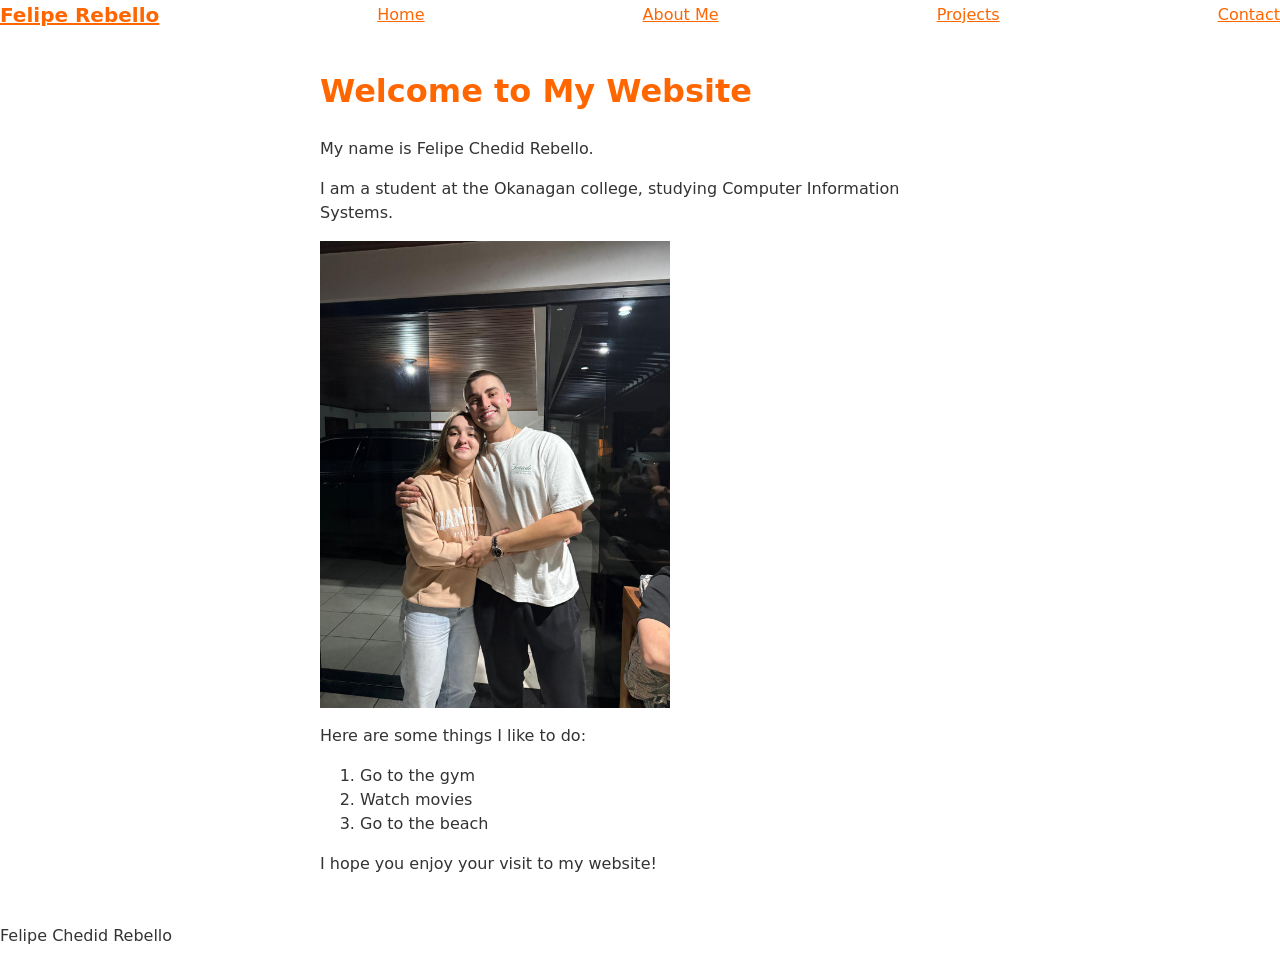
<file: index.html>
<!DOCTYPE html>
<html lang="en">
<head>
    <meta charset="UTF-8">
    <meta name="viewport" content="width=device-width, initial-scale=1.0">
    <title>Home - Felipe Chedid Rebello</title>
    <link rel="stylesheet" href="css/styles.css">
</head>
<body>
    <header>
        <nav>
            <a href="index.html" class="site-name">Felipe Rebello</a>
            <a href="index.html">Home</a>
            <a href="about.html">About Me</a>
            <a href="projects.html">Projects</a>
            <a href="contact.html">Contact</a>
        </nav>
    </header>
    <main>
        <h1>Welcome to My Website</h1>
        <p>My name is Felipe Chedid Rebello.</p>
        <p>I am a student at the Okanagan college, studying Computer Information Systems.</p>
        <img src="images/felipe.jpg" alt="Felipe and his sister Isabella smiling together">
        <p>Here are some things I like to do:</p>
        <ol>
            <li>Go to the gym</li>
            <li>Watch movies</li>
            <li>Go to the beach</li>
        </ol>
        <p>I hope you enjoy your visit to my website!</p>
    </main>
    <footer>
        <p>Felipe Chedid Rebello</p>
    </footer>

</body>
</html>
</file>
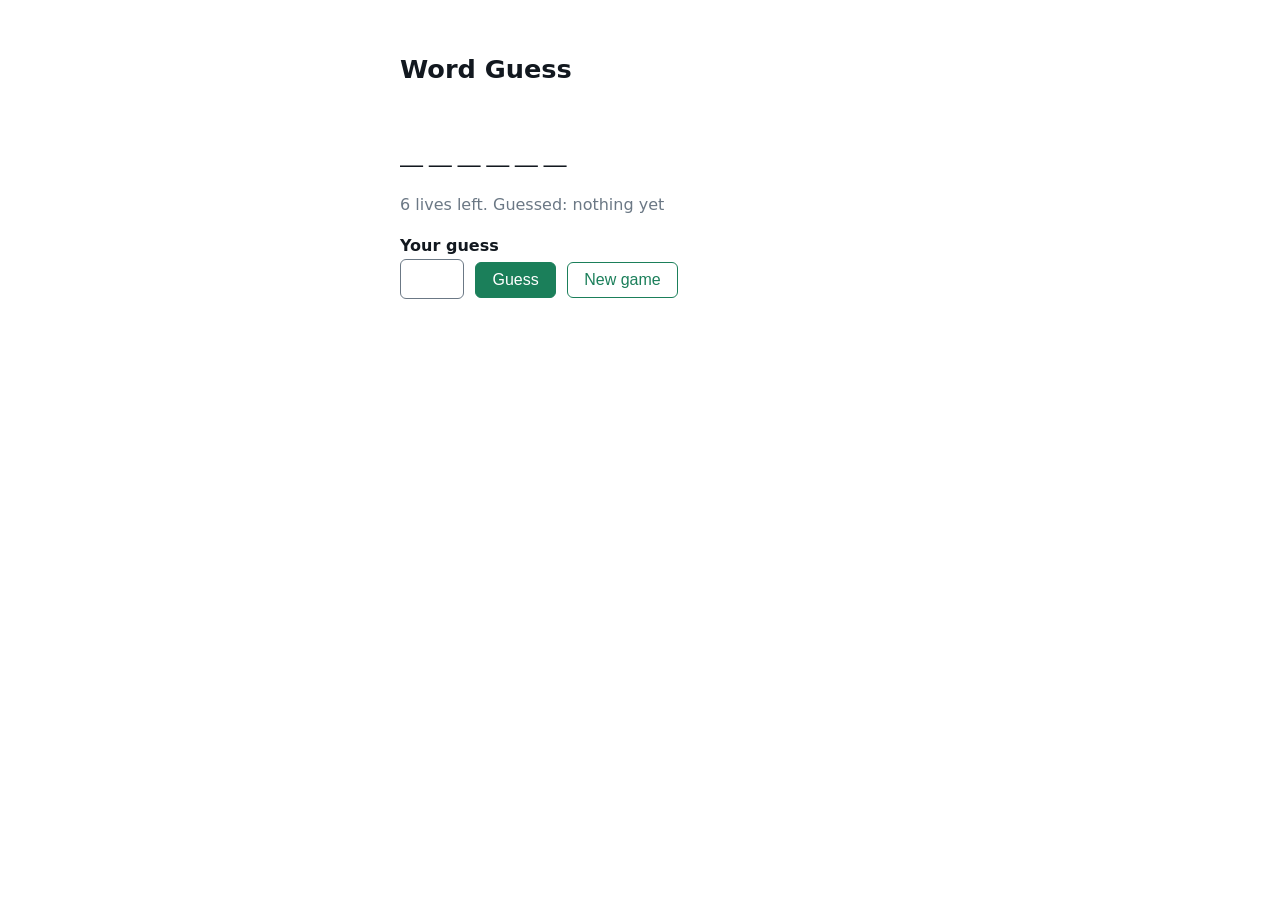
<file: lab4/index.html>
<!DOCTYPE html>
<html lang="en">
<head>
  <meta charset="UTF-8">
  <meta name="viewport" content="width=device-width, initial-scale=1.0">
  <title>Word Guess — COSC 219 Lab 4</title>
  <link rel="stylesheet" href="styles.css">
  <script src="game.js" defer></script>
  <script src="play.js" defer></script>
</head>
<body>

  <main>
    <h1>Word Guess</h1>

    <p id="word" class="word">_____</p>
    <p id="status" class="status">Press New game to start.</p>

    <form id="guess-form">
      <label for="guess">Your guess</label>
      <input type="text" id="guess" name="guess" maxlength="1"
             autocomplete="off" autocapitalize="off">
      <button type="submit">Guess</button>
      <button type="button" id="new-game">New game</button>
    </form>

    <p id="result" class="result"></p>
  </main>

</body>
</html>
</file>
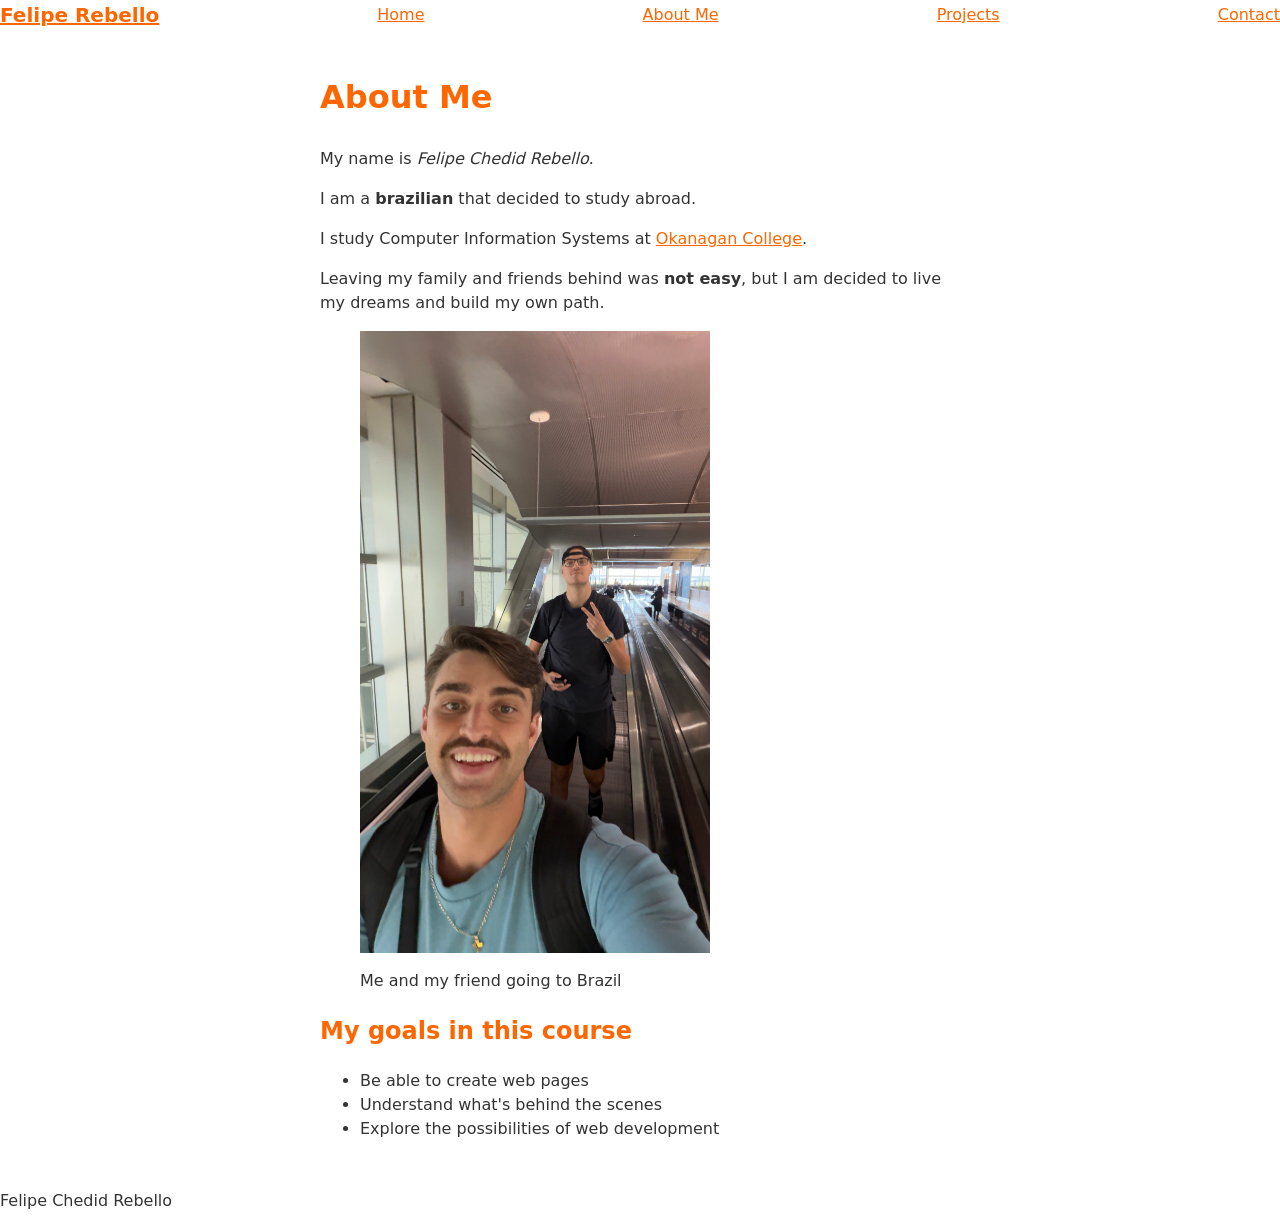
<file: about.html>
<!DOCTYPE html>
<html lang="en">
<head>
    <meta charset="UTF-8">
    <meta name="viewport" content="width=device-width, initial-scale=1.0">
    <title>About Me - Felipe Chedid Rebello</title>
    <link rel="stylesheet" href="css/styles.css">
</head>
<body>
    <header>
        <nav>
            <a href="index.html" class="site-name">Felipe Rebello</a>
            <a href="index.html">Home</a>
            <a href="about.html">About Me</a>
            <a href="projects.html">Projects</a>
            <a href="contact.html">Contact</a>
        </nav>
    </header>
    <main>
        <section>
            <h1>About Me</h1>
            <p>My name is <em>Felipe Chedid Rebello</em>.</p>
            <p>I am a <strong>brazilian</strong> that decided to study abroad.</p>
            <p>I study Computer Information Systems at <a href="https://www.okanagan.bc.ca/" target="_blank" rel="noopener">Okanagan College</a>.</p>
            <p>Leaving my family and friends behind was <strong>not easy</strong>, but I am decided to live my dreams and build my own path.</p>
        </section>
        <figure>
            <img src="images/felipe2.JPEG" alt="Me and my friend going to Brazil">
            <figcaption>Me and my friend going to Brazil</figcaption>
        </figure>
        <section>
            <h2>My goals in this course</h2>
            <ul>
                <li>Be able to create web pages</li>
                <li>Understand what's behind the scenes</li>
                <li>Explore the possibilities of web development</li>
            </ul>
        </section>
    </main>
    <footer>
        <p>Felipe Chedid Rebello</p>
    </footer>
</body>
</html>
</file>
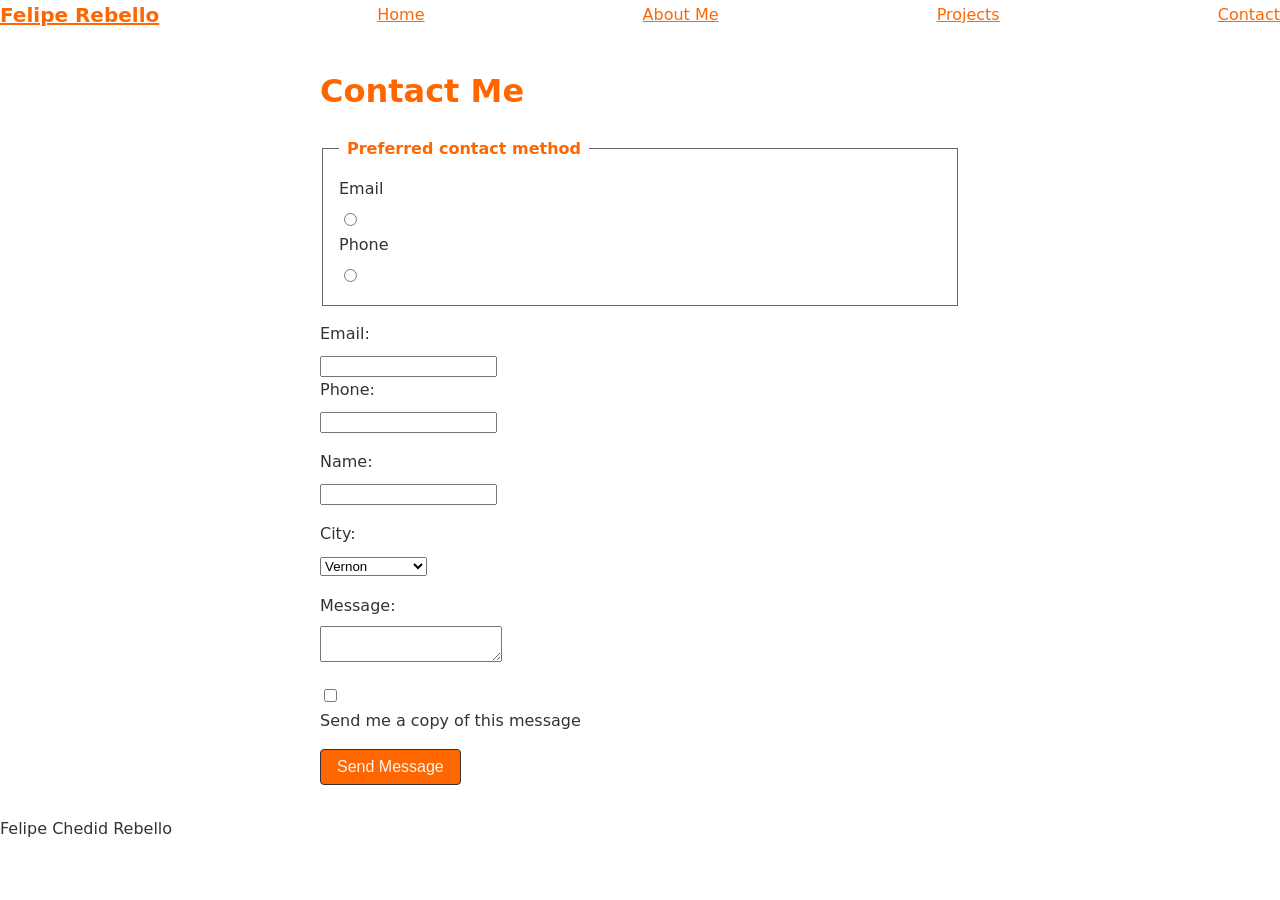
<file: contact.html>
<!DOCTYPE html>
<html lang="en">
<head>
    <meta charset="UTF-8">
    <meta name="viewport" content="width=device-width, initial-scale=1.0">
    <title>Contact - Felipe Chedid Rebello</title>
    <link rel="stylesheet" href="css/styles.css">
</head>
<body>
    <header>
        <nav>
            <a href="index.html" class="site-name">Felipe Rebello</a>
            <a href="index.html">Home</a>
            <a href="about.html">About Me</a>
            <a href="projects.html">Projects</a>
            <a href="contact.html">Contact</a>
        </nav>
    </header>
    <main>
        <h1>Contact Me</h1>
        <form action="#" method="post">
            <fieldset>
                <legend>Preferred contact method</legend>
                <label for="c-email">Email</label>
                <input type="radio" id="c-email" name="contact-method" value="email">
                <label for="c-phone">Phone</label>
                <input type="radio" id="c-phone" name="contact-method" value="phone">
                
            </fieldset>
            <p>
                <label for="email">Email:</label>
                <input type="email" id="email" name="email" required>
                <label for="phone">Phone:</label>
                <input type="tel" id="phone" name="phone">
            </p>
            <p>
                <label for="name">Name:</label>
                <input type="text" id="name" name="name" required>
            </p>
            <p>
                <label for="city">City:</label>
                <select id="city" name="city">
                    <option value="vernon">Vernon</option>
                    <option value="west-kelowna">West Kelowna</option>
                    <option value="kelowna">Kelowna</option>
                </select>
            </p>
            <p>
                <label for="message">Message:</label>
                <textarea id="message" name="message" required></textarea>
            </p>
            
            <p>
                <input type="checkbox" id="copy" name="copy" value="yes">
                <label for="copy">Send me a copy of this message</label>
            </p>
            
            <button type="submit">Send Message</button>
        </form>
    </main>
    <footer>
        <p>Felipe Chedid Rebello</p>
    </footer>
</body>
</html>
</file>
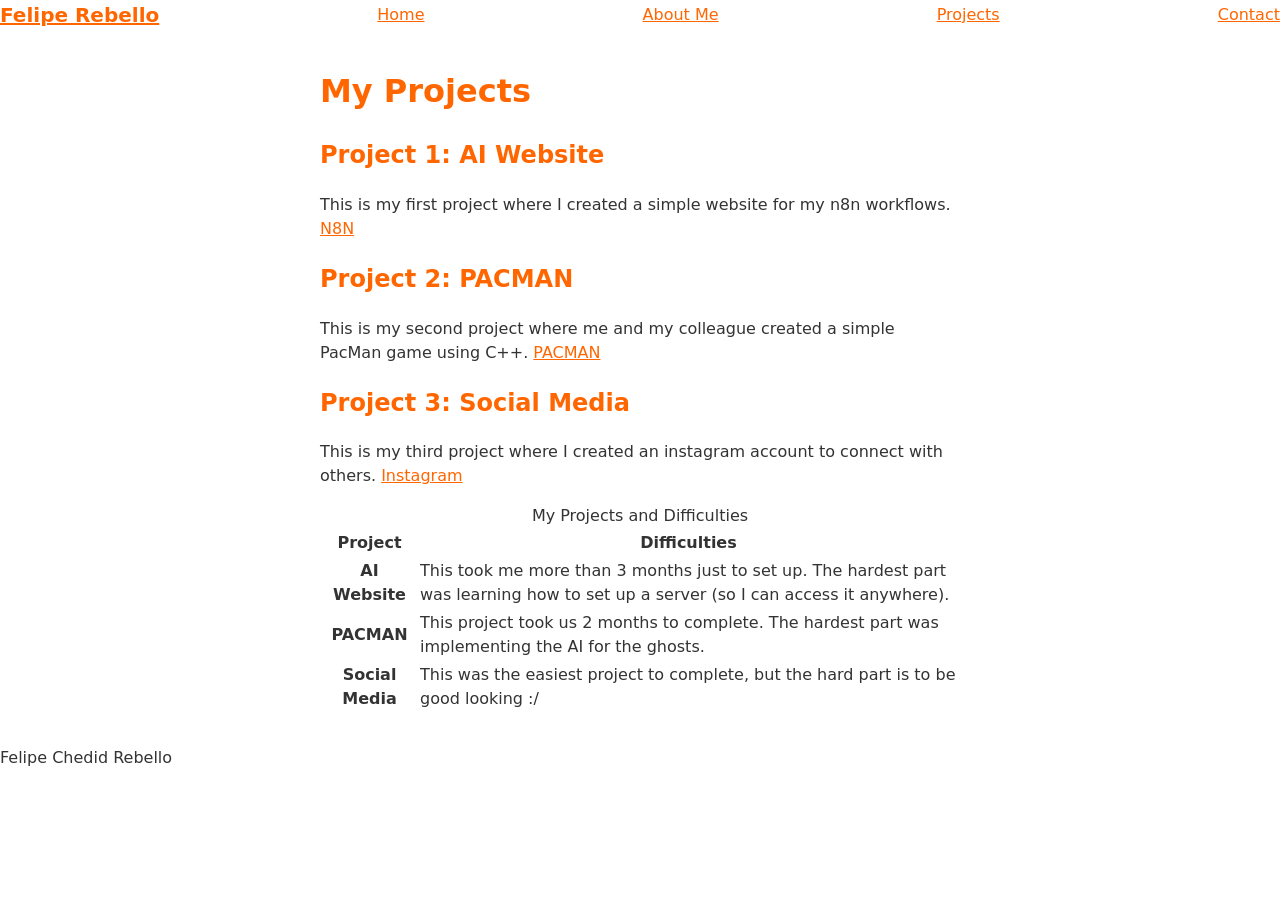
<file: projects.html>
<!DOCTYPE html>
<html lang="en">
<head>
    <meta charset="UTF-8">
    <meta name="viewport" content="width=device-width, initial-scale=1.0">
    <title>Projects - Felipe Chedid Rebello</title>
    <link rel="stylesheet" href="css/styles.css">
</head>
<body>
    <header>
        <nav>
            <a href="index.html" class="site-name">Felipe Rebello</a>
            <a href="index.html">Home</a>
            <a href="about.html">About Me</a>
            <a href="projects.html">Projects</a>
            <a href="contact.html">Contact</a>
        </nav>
    </header>
    <main>
        <h1>My Projects</h1>
        <article>
            <h2>Project 1: AI Website</h2>
            <p>This is my first project where I created a simple website for my n8n workflows. <a href="https://n8n.agentesfelipe.org/home/workflows" target="_blank" rel="noopener">N8N</a></p>
        </article>
        <article>
            <h2>Project 2: PACMAN</h2>
            <p>This is my second project where me and my colleague created a simple PacMan game using C++. <a href="https://github.com/thiagowyse/packmanUNIVALI" target="_blank" rel="noopener">PACMAN</a></p>
        </article>
        <article>
            <h2>Project 3: Social Media</h2>
            <p>This is my third project where I created an instagram account to connect with others. <a href="https://www.instagram.com/rebello_fe" target="_blank" rel="noopener">Instagram</a></p>
        </article>
        <table>
            <caption>My Projects and Difficulties</caption>
            <thead>
                <tr>
                    <th scope="col">Project</th>
                    <th scope="col">Difficulties</th>
                </tr>
            </thead>
            <tbody>
                <tr>
                    <th scope="row">AI Website</th>
                    <td>This took me more than 3 months just to set up. The hardest part was learning how to set up a server (so I can access it anywhere).</td>
                </tr>
                <tr>
                    <th scope="row">PACMAN</th>
                    <td>This project took us 2 months to complete. The hardest part was implementing the AI for the ghosts.</td>
                </tr>
                <tr>
                    <th scope="row">Social Media</th>
                    <td>This was the easiest project to complete, but the hard part is to be good looking :/</td>
                </tr>
            </tbody>
        </table>
    </main>
    <footer>
        <p>Felipe Chedid Rebello</p>
    </footer>
</body>
</html>
</file>
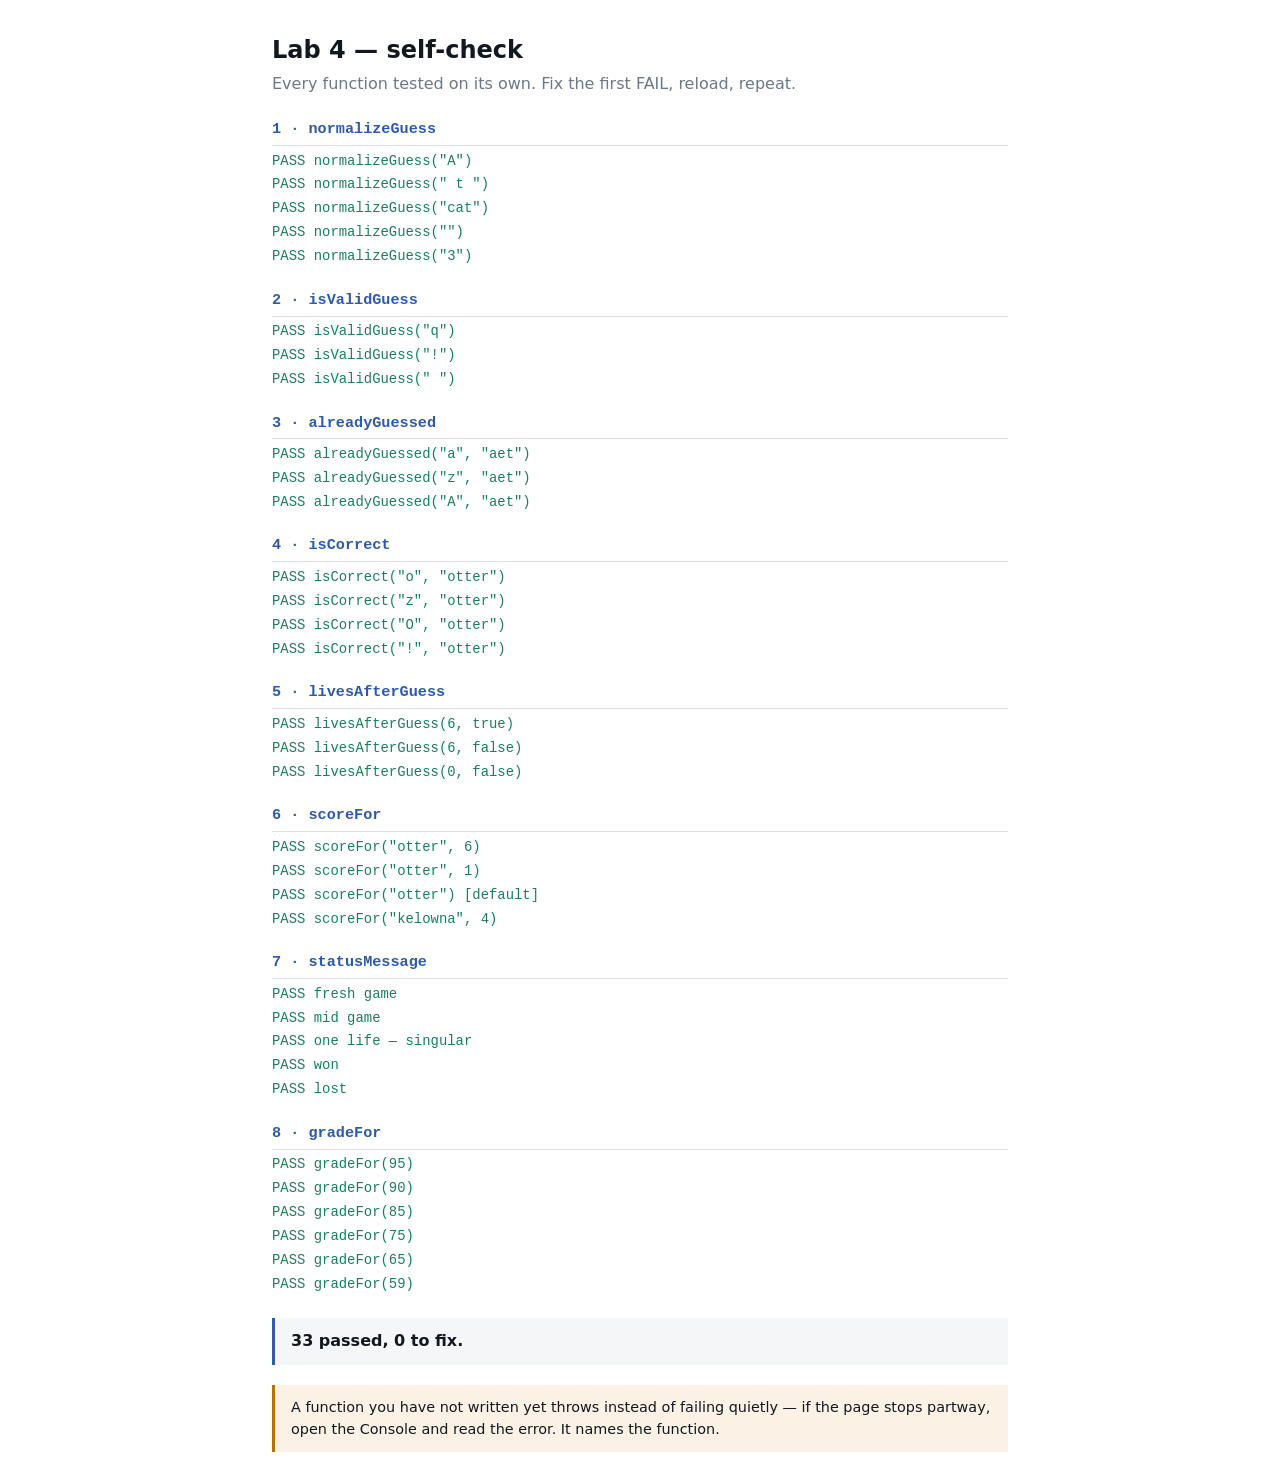
<file: lab4/check.html>
<!DOCTYPE html>
<html lang="en">
<head>
  <meta charset="UTF-8">
  <meta name="viewport" content="width=device-width, initial-scale=1.0">
  <title>COSC 219 — Lab 4 self-check</title>
  <style>
    body { font-family: system-ui, sans-serif; line-height: 1.55; margin: 2rem auto;
           max-width: 46rem; padding: 0 1rem; color: #12181F; }
    h1 { font-size: 1.5rem; margin-bottom: .2rem; }
    .sub { color: #6B7885; margin-top: 0; }
    h2 { font-size: .95rem; font-family: monospace; color: #2E5AAC;
         margin: 1.3rem 0 .3rem; border-bottom: 1px solid #DCE1E6; padding-bottom: .2rem; }
    .res { margin: .15rem 0; font-family: monospace; font-size: .87rem; }
    .pass { color: #1B7F5A; }
    .fail { color: #A62B23; font-weight: 600; }
    .summary { margin-top: 1.4rem; padding: .7rem 1rem; background: #F4F6F7;
               border-left: 3px solid #2E5AAC; font-weight: 600; }
    .note { background: #FBF1E4; border-left: 3px solid #B9700A;
            padding: .7rem 1rem; margin-top: 1.2rem; font-size: .9rem; }
  </style>
</head>
<body>
  <h1>Lab 4 — self-check</h1>
  <p class="sub">Every function tested on its own. Fix the first FAIL, reload, repeat.</p>
  <div id="output"></div>
  <div class="note">
    A function you have not written yet throws instead of failing quietly — if the
    page stops partway, open the Console and read the error. It names the function.
  </div>
  <script src="game.js"></script>
  <script src="check.js"></script>
</body>
</html>
</file>
<file: css/styles.css>
*, *::before, *::after {
    box-sizing: border-box;
}
:root {
    --brand: #ff6600;
    --ink: #333;
    --muted: #666;
    --space: 1rem;
}
body {
    font-family: system-ui, "Segoe UI", Arial, sans-serif;
    line-height: 1.5;
    color: var(--ink);
    margin: 0;
    background: #fff;
}
main {
    max-width: 42rem;
    margin: 0 auto;
    padding: var(--space);
}
a {
    color: var(--brand);
}
a:hover {
    text-decoration: none;
}
a:focus,
button:focus,
input:focus,
select:focus,
textarea:focus {
    outline: 2px solid var(--brand);
    outline-offset: 2px;
}
input[type="email"],
input[type="text"],
input[type"tel"],
textarea {
    width: 100%;
    padding: 0.5rem;
    border: 1px solid var(--muted);
    border-radius: 4px;
    font-size: 1rem;
    margin-bottom: 1rem;
}
.card {
    border: 1px solid var(--muted);
    border-radius: 4px;
}
button {
    background: var(--brand);
    color: whitesmoke;
    padding: 0.5rem 1rem;
    border: 1px solid var(--ink);
    border-radius: 4px;
    cursor: pointer;
    font-size: 1rem;
}
button:hover {
    opacity: 0.9;
}
fieldset {
    border: 1px solid var(--muted);
    padding: var(--space);
    margin-bottom: var(--space);
}
legend {
    color: var(--brand);
    font-weight: bold;
    padding: 0 0.5rem;
}
h1, h2, h3{
    color: var(--brand);
}
h1 { font-size: 2rem; }
h2 { font-size: 1.5rem; }
h3 { font-size: 1.25rem; }

label {
    display: block;
    margin-bottom: 0.5rem;
    font-weight: 500;
}
img {
    max-width: 350px;
    height: auto;
    display: block;
    margin: 1rem 0;
}
nav{
    display: flex;
    justify-content: space-between;
    align-items: center;
    gap: 1rem;
    flex-wrap: wrap;
}
nav .site-name {
    font-weight: bold;
    font-size: 1.25rem;
}
nav a {
    margin: 0;
}
@media (min-width: 38) {
    nav {
        gap: 2rem;
    }
}
</file>
<file: lab4/styles.css>
/* Provided. Lab 2 and 3 were the CSS labs — this is here so the game
   looks presentable while you concentrate on the JavaScript. */
:root { --brand:#1b7f5a; --ink:#12181f; --muted:#6b7885; --line:#dce1e6; }
*, *::before, *::after { box-sizing: border-box; }
body { font-family: system-ui, sans-serif; line-height:1.6; color:var(--ink);
       margin:0; background:#fff; }
main { max-width:32rem; margin:0 auto; padding:2rem 1rem; }
h1 { font-size:1.6rem; }
.word { font-family: ui-monospace, Consolas, monospace; font-size:2.4rem;
        letter-spacing:.35rem; margin:1.5rem 0 .5rem; }
.status { color:var(--muted); min-height:1.5em; }
.result { font-weight:600; min-height:1.5em; }
label { display:block; font-weight:600; margin-top:1rem; }
input { padding:.5rem; font-size:1.2rem; width:4rem; text-align:center;
        border:1px solid var(--muted); border-radius:6px; }
button { padding:.5rem 1rem; font-size:1rem; border-radius:6px;
         border:1px solid var(--brand); background:var(--brand); color:#fff;
         cursor:pointer; margin-left:.4rem; }
button#new-game { background:#fff; color:var(--brand); }
input:focus, button:focus { outline:3px solid var(--brand); outline-offset:2px; }
</file>
